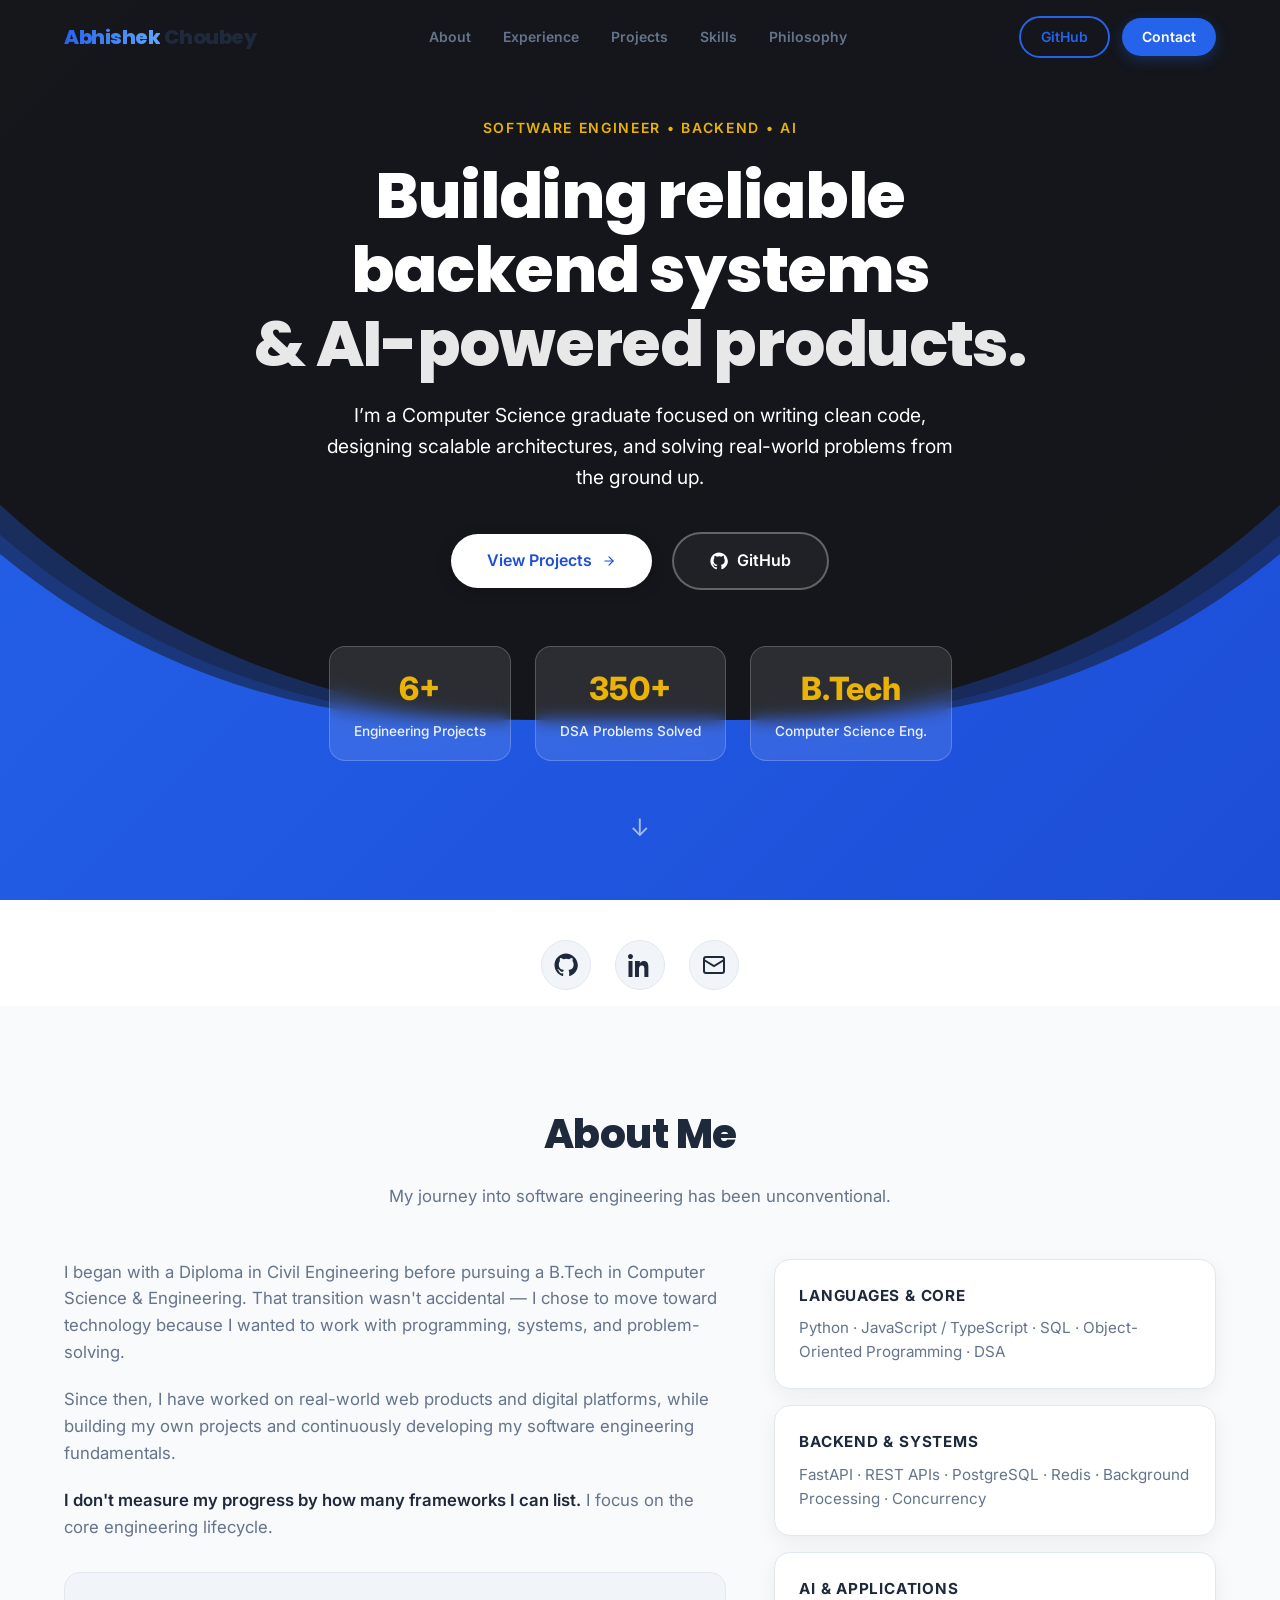
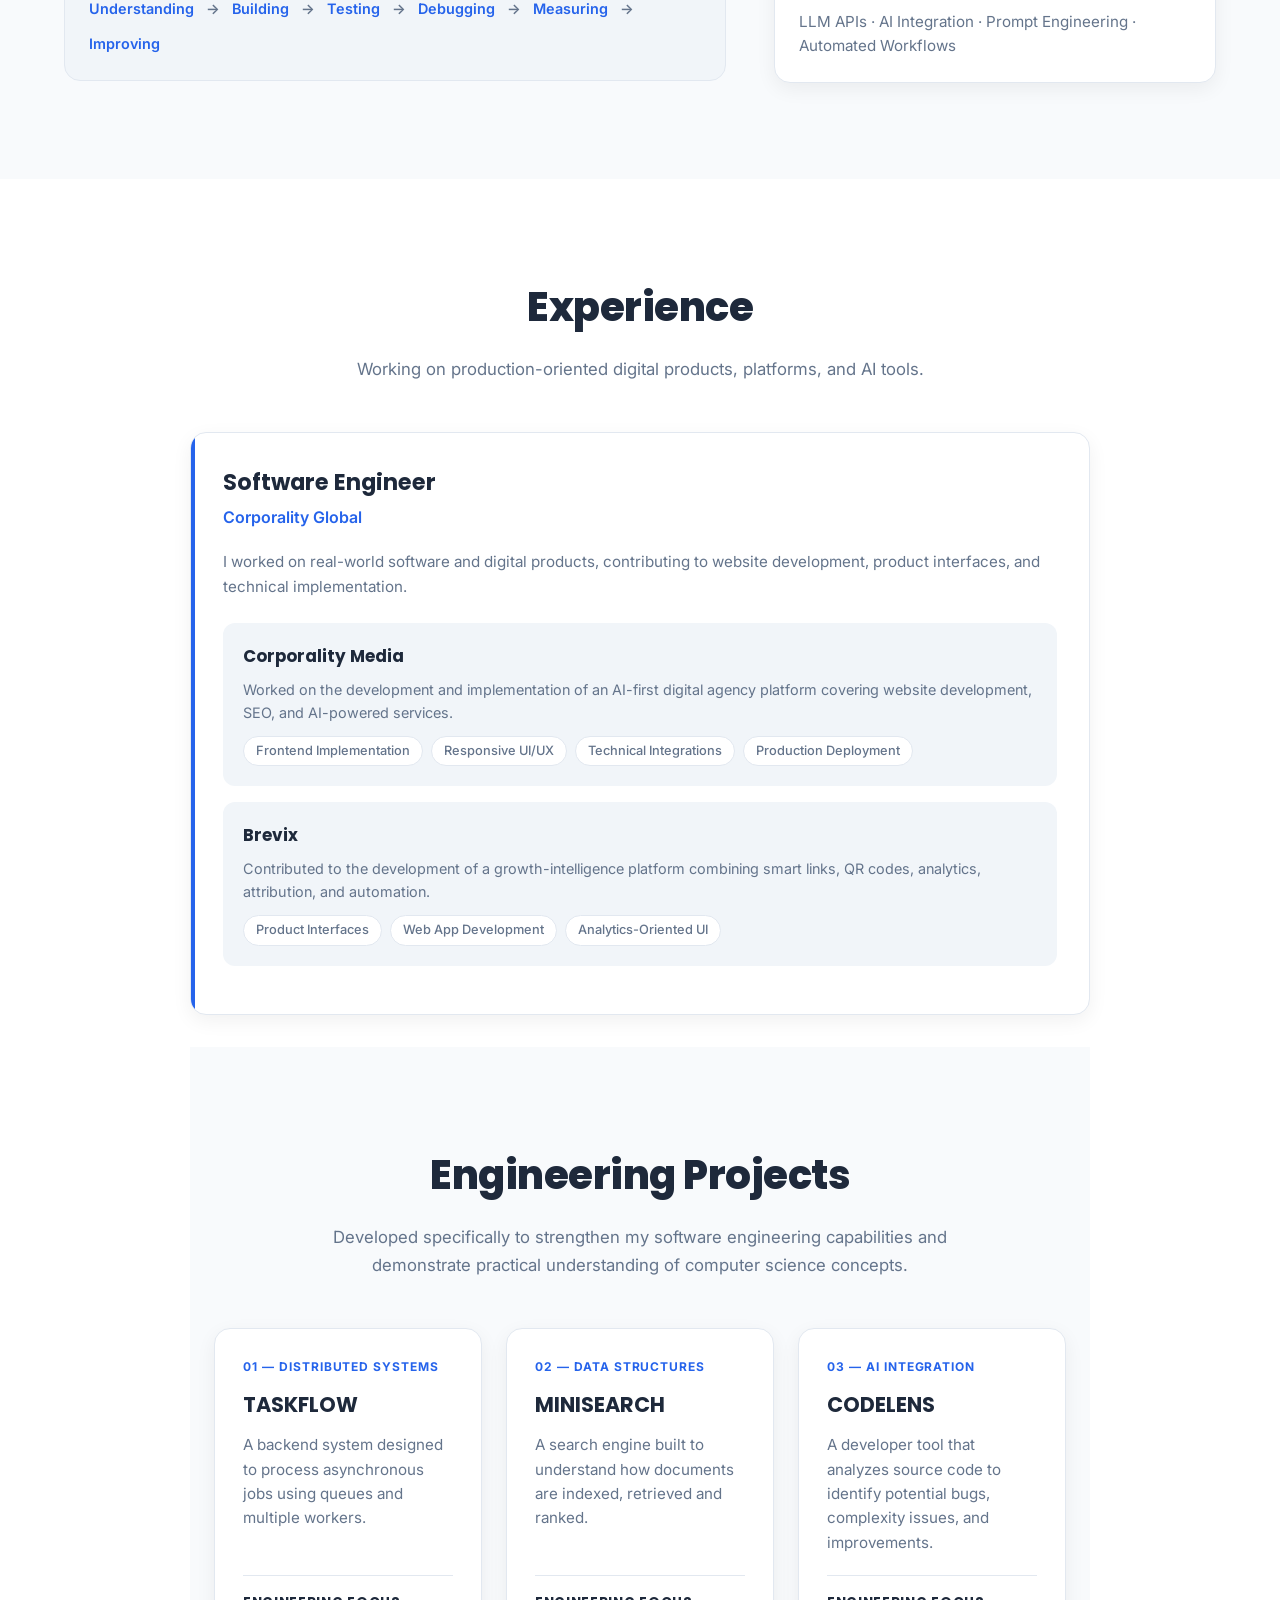
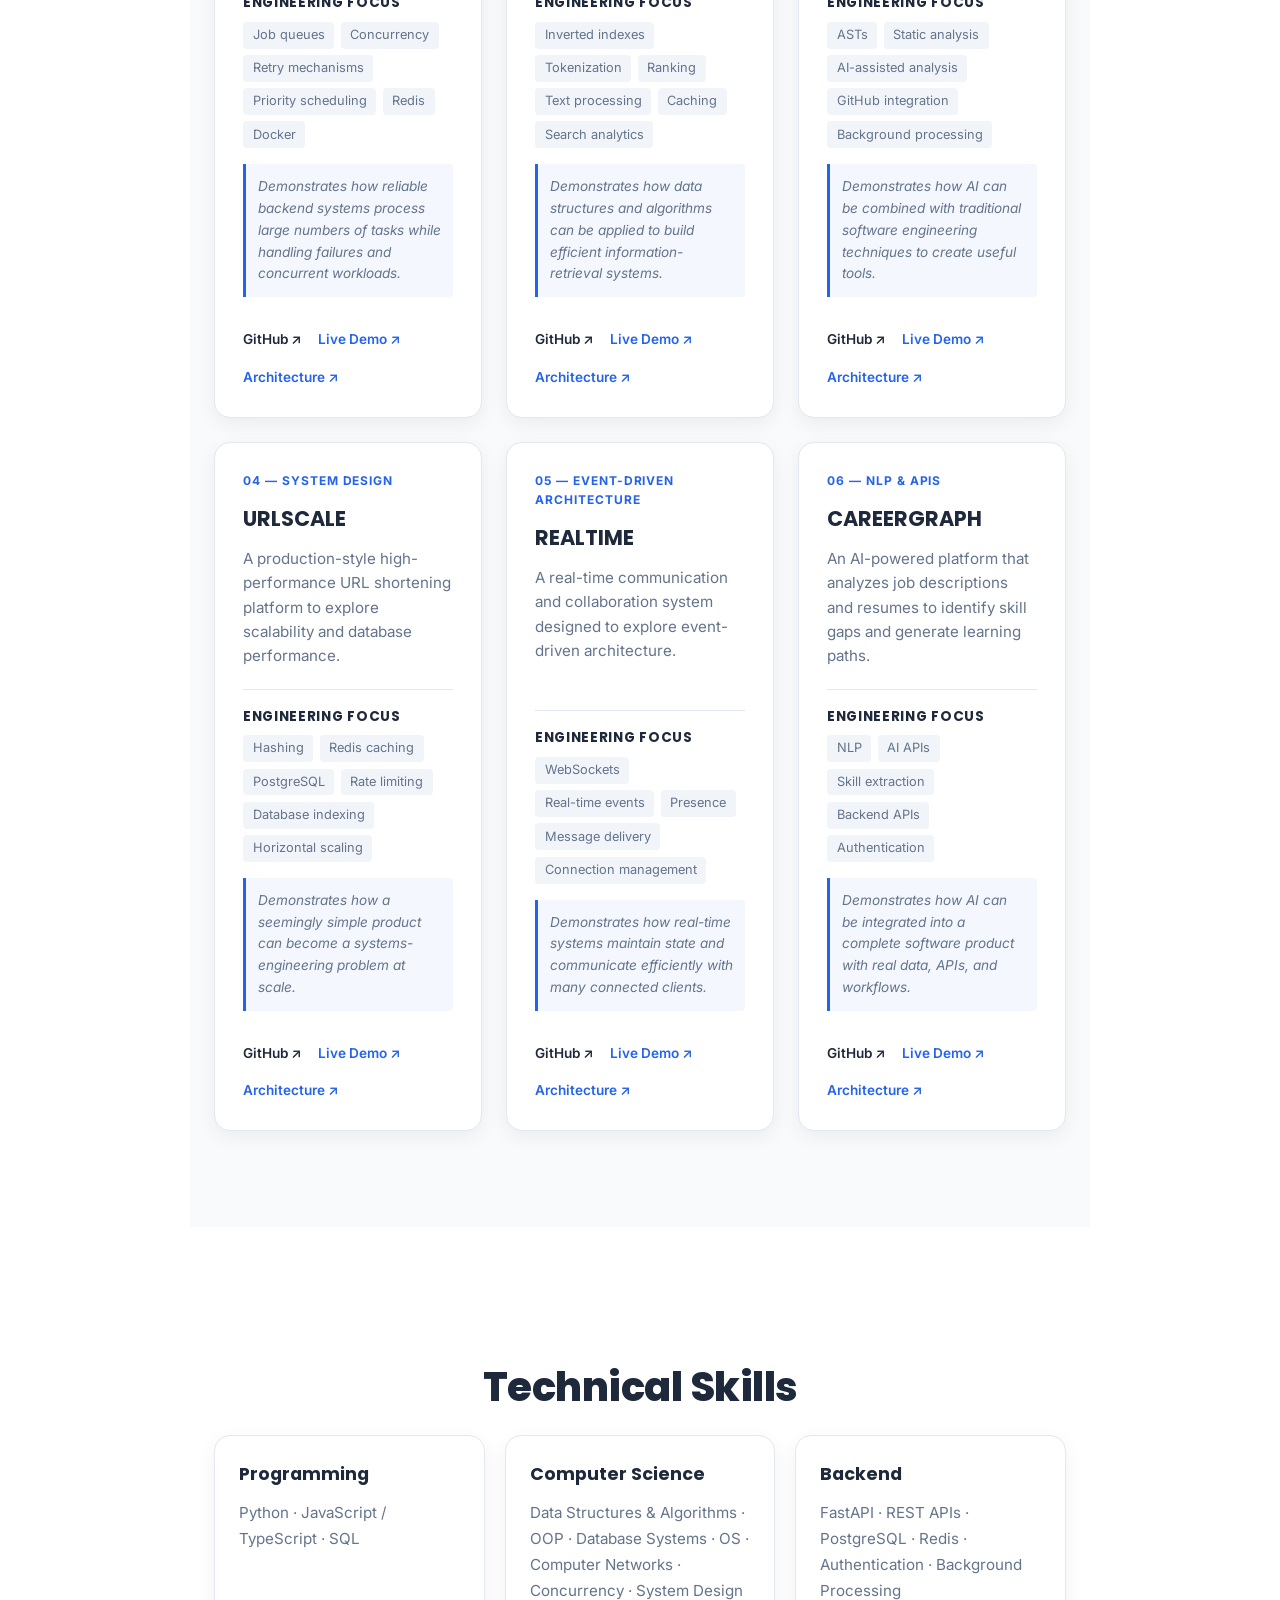
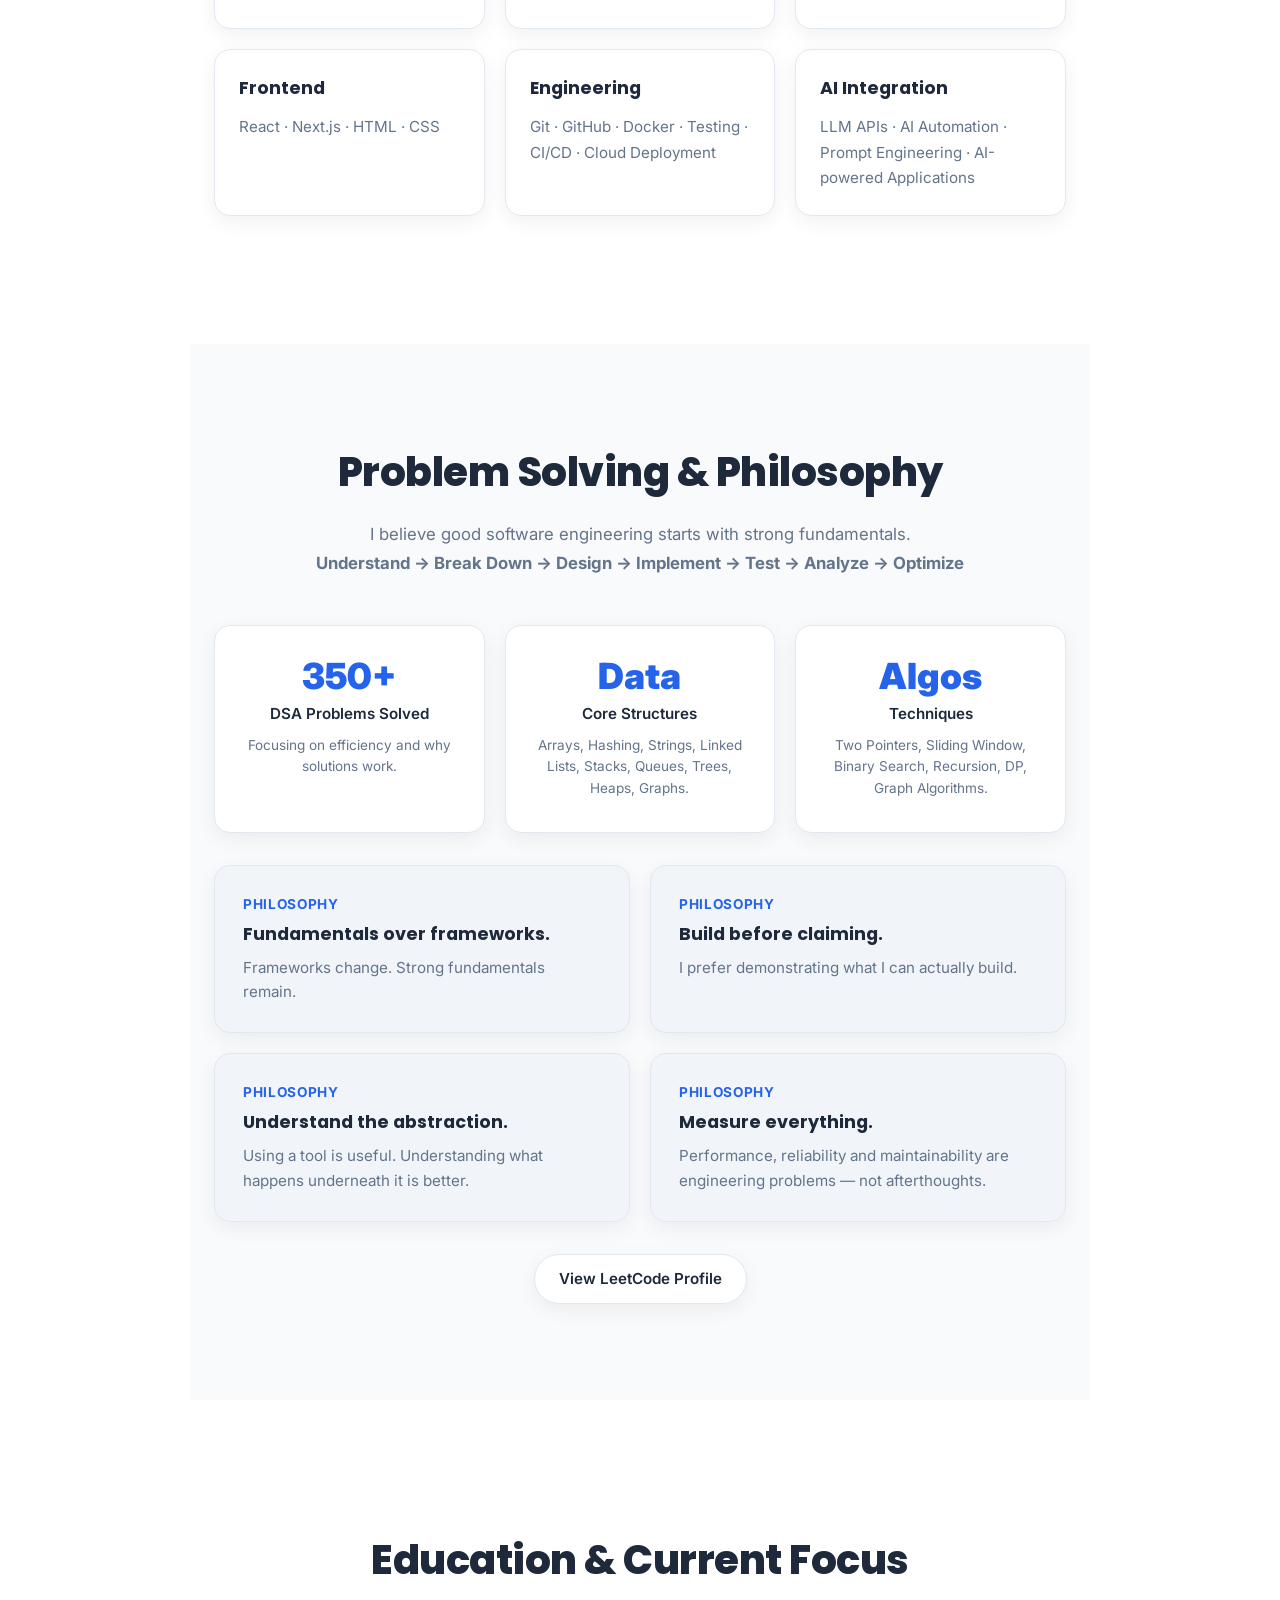
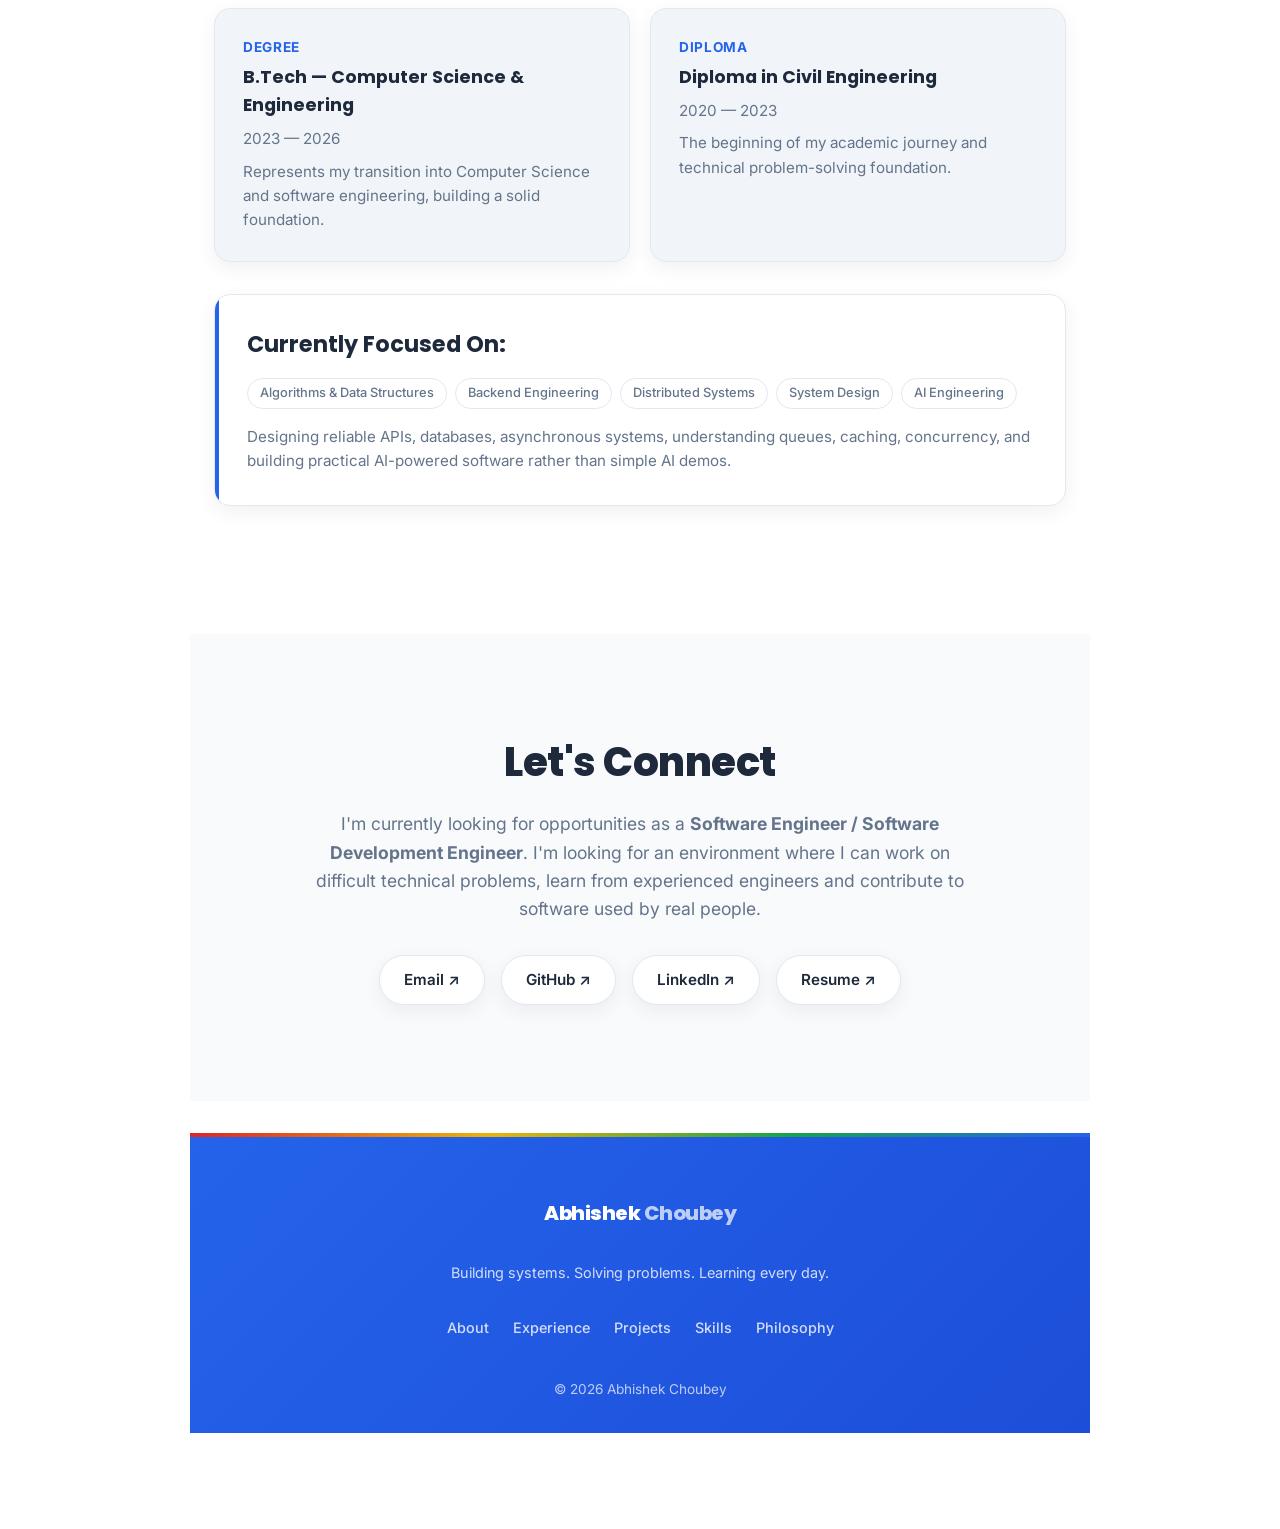
<file: index.html>
<!DOCTYPE html>
<html lang="en">
<head>
    <meta charset="UTF-8">
    <meta name="viewport" content="width=device-width, initial-scale=1.0">

    <title>Abhishek Choubey – Software Engineer | .Backend & AI</title>

    <meta
        name="description"
        content="Abhishek Choubey is a Software Engineer focused on Computer Science, Backend Systems, AI, and Algorithms. Building reliable software that solves real problems."
    >

    <meta name="author" content="Abhishek Choubey">

    <meta property="og:title" content="Abhishek Choubey – Software Engineer">
    <meta
        property="og:description"
        content="Computer Science graduate and software engineer building backend systems, AI-powered products, and scalable web applications."
    >
    <meta property="og:type" content="website">

    <meta name="twitter:card" content="summary_large_image">
    <meta name="twitter:title" content="Abhishek Choubey – Software Engineer">
    <meta
        name="twitter:description"
        content="Computer Science graduate and software engineer building backend systems, AI-powered products, and scalable web applications."
    >

    <link rel="preconnect" href="https://fonts.googleapis.com">
    <link rel="preconnect" href="https://fonts.gstatic.com" crossorigin>

    <link
        href="https://fonts.googleapis.com/css2?family=Inter:wght@400;500;600;700&family=Poppins:wght@600;700;800&display=swap"
        rel="stylesheet"
    >

    <style>
        *, *::before, *::after {
            margin: 0;
            padding: 0;
            box-sizing: border-box;
        }

        :root {
            --primary: #2563eb;
            --primary-dark: #1d4ed8;
            --primary-light: #60a5fa;
            --primary-bg: rgba(37, 99, 235, 0.08);
            --accent: #eab308;
            --success: #16a34a;
            --destructive: #dc2626;
            --bg: #ffffff;
            --bg-secondary: #f8fafc;
            --card-bg: #f1f5f9;
            --text: #1e293b;
            --text-muted: #64748b;
            --border: #e2e8f0;
            --shadow-card: 0 6px 20px rgba(0,0,0,0.06);
            --shadow-hover: 0 20px 40px rgba(37,99,235,0.15);
            --gradient-hero: linear-gradient(135deg, #2563eb 0%, #1d4ed8 100%);
            --gradient-accent: linear-gradient(90deg, #2563eb, #60a5fa);
            --radius: 0.75rem;
        }

        html {
            scroll-behavior: smooth;
        }

        body {
            font-family: 'Inter', sans-serif;
            background: var(--bg);
            color: var(--text);
            line-height: 1.6;
            min-height: 100vh;
        }

        h1, h2, h3, h4, h5, h6 {
            font-family: 'Poppins', sans-serif;
        }

        .container {
            max-width: 1200px;
            margin: 0 auto;
            padding: 0 1.5rem;
        }

        /* ── Progress Bar ── */
        #progress-bar {
            position: fixed;
            top: 0;
            left: 0;
            height: 3px;
            background: var(--accent);
            width: 0%;
            z-index: 9999;
            transition: width 0.1s;
        }

        /* ── Navbar ── */
        header {
            position: fixed;
            top: 0;
            width: 100%;
            z-index: 1000;
            transition: all 0.3s;
            background: transparent;
        }

        header.scrolled {
            background: rgba(255,255,255,0.9);
            backdrop-filter: blur(16px);
            -webkit-backdrop-filter: blur(16px);
            box-shadow: var(--shadow-card);
            border-bottom: 1px solid var(--border);
        }

        nav {
            display: flex;
            align-items: center;
            justify-content: space-between;
            padding: 1rem 0;
        }

        .logo {
            font-family: 'Poppins', sans-serif;
            font-size: 1.25rem;
            font-weight: 800;
            text-decoration: none;
            letter-spacing: -0.5px;
        }

        .logo-primary {
            background: var(--gradient-accent);
            -webkit-background-clip: text;
            -webkit-text-fill-color: transparent;
            background-clip: text;
        }

        .logo-secondary {
            color: var(--text);
        }

        .nav-links {
            display: none;
            list-style: none;
            gap: 2rem;
        }

        .nav-links a {
            text-decoration: none;
            font-size: 0.875rem;
            font-weight: 600;
            color: var(--text-muted);
            transition: color 0.2s;
        }

        .nav-links a:hover {
            color: var(--primary);
        }

        .nav-actions {
            display: flex;
            align-items: center;
            gap: 0.75rem;
        }

        .btn-outline, .btn-solid {
            display: none;
            padding: 0.5rem 1.25rem;
            border-radius: 50px;
            font-weight: 600;
            font-size: 0.875rem;
            text-decoration: none;
            transition: all 0.2s;
        }

        .btn-outline {
            border: 2px solid var(--primary);
            color: var(--primary);
        }

        .btn-outline:hover {
            background: var(--primary);
            color: #fff;
            transform: translateY(-2px);
        }

        .btn-solid {
            background: var(--primary);
            color: #fff;
            box-shadow: 0 4px 14px rgba(37,99,235,0.3);
        }

        .btn-solid:hover {
            transform: translateY(-2px);
            box-shadow: 0 8px 20px rgba(37,99,235,0.4);
        }

        .hamburger {
            font-size: 1.5rem;
            cursor: pointer;
            background: none;
            border: none;
            color: var(--text);
            padding: 0.5rem;
        }

        .mobile-menu {
            display: none;
            flex-direction: column;
            gap: 0.75rem;
            padding: 1rem;
            background: rgba(255,255,255,0.98);
            backdrop-filter: blur(16px);
            border-bottom: 1px solid var(--border);
        }

        .mobile-menu.active {
            display: flex;
        }

        .mobile-menu a {
            text-decoration: none;
            font-size: 0.95rem;
            font-weight: 600;
            color: var(--text-muted);
            padding: 0.75rem 0;
            border-bottom: 1px solid var(--border);
        }

        .mobile-menu a:last-child {
            border-bottom: none;
        }

        .mobile-menu a:hover {
            color: var(--primary);
        }

        @media (min-width: 900px) {
            .nav-links { display: flex; }
            .btn-outline, .btn-solid { display: inline-flex; }
            .hamburger { display: none; }
        }

        /* ── HERO ── */
        #hero {
            position: relative;
            min-height: 100vh;
            display: flex;
            align-items: center;
            justify-content: center;
            text-align: center;
            overflow: hidden;
            background: var(--gradient-hero);
            padding-top: 4rem;
        }

        .wave { position: absolute; inset: 0; }
        .wave span {
            position: absolute;
            width: 300vw; height: 300vw;
            top: 0; left: 50%;
            transform: translate(-50%, -60%);
        }
        .wave span:nth-child(1) { border-radius: 45%; background: rgba(20,20,20,0.9); animation: spin 12s linear infinite; }
        .wave span:nth-child(2) { border-radius: 40%; background: rgba(20,20,20,0.5); animation: spin 20s linear infinite reverse; }
        .wave span:nth-child(3) { border-radius: 42%; background: rgba(20,20,20,0.3); animation: spin 30s linear infinite; }

        @keyframes spin {
            0% { transform: translate(-50%,-60%) rotate(0deg); }
            100% { transform: translate(-50%,-60%) rotate(360deg); }
        }

        @media (min-width: 768px) {
            .wave span { width: 200vh; height: 200vh; }
        }

        .hero-content {
            position: relative;
            z-index: 2;
            color: #fff;
            max-width: 850px;
            padding: 0 1rem;
        }

        .hero-subtitle {
            font-size: 0.875rem;
            font-weight: 600;
            letter-spacing: 0.12em;
            text-transform: uppercase;
            margin-bottom: 1.25rem;
            color: var(--accent);
        }

        .hero-title {
            font-family: 'Poppins', sans-serif;
            font-size: 2.5rem;
            font-weight: 800;
            line-height: 1.15;
            margin-bottom: 1.25rem;
            letter-spacing: -0.02em;
        }

        .hero-title span { opacity: 0.9; }

        .hero-desc {
            font-size: 1.1rem;
            max-width: 650px;
            margin: 0 auto 2.5rem;
            opacity: 0.9;
            line-height: 1.6;
        }

        .hero-buttons {
            display: flex;
            flex-direction: column;
            gap: 1rem;
            justify-content: center;
            align-items: center;
            margin-bottom: 3.5rem;
        }

        .hero-btn {
            display: inline-flex;
            align-items: center;
            justify-content: center;
            gap: 0.6rem;
            padding: 0.875rem 2.25rem;
            border-radius: 50px;
            font-weight: 600;
            font-size: 1rem;
            text-decoration: none;
            transition: all 0.3s cubic-bezier(0.16, 1, 0.3, 1);
            width: 100%;
            max-width: 280px;
        }

        .hero-btn-primary {
            background: #ffffff;
            color: var(--primary-dark);
            box-shadow: 0 4px 15px rgba(0,0,0,0.15);
        }

        .hero-btn-primary:hover {
            transform: translateY(-3px);
            box-shadow: 0 8px 25px rgba(0,0,0,0.25);
            background: var(--bg-secondary);
        }

        .hero-btn-secondary {
            color: #ffffff;
            border: 2px solid rgba(255, 255, 255, 0.3);
            background: rgba(255, 255, 255, 0.05);
            backdrop-filter: blur(8px);
        }

        .hero-btn-secondary:hover {
            background: rgba(255, 255, 255, 0.15);
            border-color: rgba(255, 255, 255, 0.8);
            transform: translateY(-3px);
        }

        .stats {
            display: flex;
            flex-direction: column;
            gap: 1rem;
            justify-content: center;
        }

        .stat {
            background: rgba(255,255,255,0.1);
            padding: 1rem 1.5rem;
            border-radius: 1rem;
            border: 1px solid rgba(255,255,255,0.2);
            backdrop-filter: blur(8px);
        }

        .stat-value {
            display: block;
            font-size: 1.75rem;
            font-weight: 800;
            color: var(--accent);
            margin-bottom: 0.25rem;
        }

        .stat-label {
            font-size: 0.85rem;
            font-weight: 500;
            opacity: 0.9;
        }

        .scroll-arrow {
            display: inline-block;
            margin-top: 3rem;
            color: rgba(255,255,255,0.6);
            animation: bounce 2s infinite;
            font-size: 1.5rem;
            text-decoration: none;
        }

        @keyframes bounce {
            0%,100% { transform: translateY(0); }
            50% { transform: translateY(8px); }
        }

        @media (min-width: 768px) {
            .hero-title { font-size: 4rem; }
            .hero-desc { font-size: 1.2rem; }
            .hero-buttons { 
                flex-direction: row; 
                gap: 1.25rem; 
            }
            .hero-btn { width: auto; }
            .stats { flex-direction: row; gap: 1.5rem; }
            .stat-value { font-size: 2rem; }
        }

        /* ── Social Links ── */
        .profiles-section {
            padding: 2.5rem 0 1rem;
            text-align: center;
            background: var(--bg);
        }

        .profiles-wrapper {
            display: flex;
            justify-content: center;
            gap: 1.5rem;
            flex-wrap: wrap;
        }

        .profile-icon {
            display: flex;
            align-items: center;
            justify-content: center;
            width: 50px;
            height: 50px;
            border-radius: 50%;
            background: var(--card-bg);
            color: var(--text);
            transition: all 0.3s ease;
            border: 1px solid var(--border);
        }

        .profile-icon:hover {
            transform: translateY(-5px) scale(1.05);
            background: var(--primary);
            color: #fff;
            border-color: var(--primary);
            box-shadow: 0 10px 20px rgba(37,99,235,0.2);
        }

        /* ── General Sections ── */
        .section { padding: 5rem 0; }
        .section-alt { background: var(--bg-secondary); }

        .section-title {
            font-size: 2rem;
            font-weight: 800;
            text-align: center;
            margin-bottom: 1rem;
            color: var(--text);
            letter-spacing: -0.5px;
        }

        .section-lead {
            max-width: 700px;
            margin: 0 auto 3rem;
            color: var(--text-muted);
            text-align: center;
            font-size: 1.05rem;
            line-height: 1.7;
        }

        @media (min-width: 768px) {
            .section { padding: 6rem 0; }
            .section-title { font-size: 2.5rem; }
        }

        /* ── About ── */
        .about-grid {
            display: grid;
            gap: 3rem;
        }

        .about-copy p {
            color: var(--text-muted);
            margin-bottom: 1.25rem;
            font-size: 1.05rem;
        }

        .about-copy strong {
            color: var(--text);
            font-weight: 600;
        }

        .about-process {
            display: flex;
            flex-wrap: wrap;
            gap: 0.75rem;
            margin-top: 2rem;
            padding: 1.5rem;
            background: var(--card-bg);
            border-radius: 1rem;
            border: 1px solid var(--border);
        }

        .process-step {
            font-size: 0.9rem;
            font-weight: 600;
            color: var(--primary);
            display: flex;
            align-items: center;
            gap: 0.75rem;
        }

        .process-step:not(:last-child)::after {
            content: '→';
            color: var(--text-muted);
        }

        .highlight-stack {
            display: flex;
            flex-direction: column;
            gap: 1rem;
        }

        .highlight-card {
            background: var(--bg);
            border-radius: 1rem;
            border: 1px solid var(--border);
            box-shadow: var(--shadow-card);
            padding: 1.5rem;
        }

        .highlight-title {
            font-size: 0.95rem;
            font-weight: 700;
            margin-bottom: 0.5rem;
            color: var(--text);
            text-transform: uppercase;
            letter-spacing: 0.05em;
        }

        .highlight-desc {
            color: var(--text-muted);
            font-size: 0.95rem;
            line-height: 1.6;
        }

        @media (min-width: 900px) {
            .about-grid { grid-template-columns: 3fr 2fr; }
        }

        /* ── Experience ── */
        .experience-grid {
            display: flex;
            flex-direction: column;
            gap: 2rem;
            max-width: 900px;
            margin: 0 auto;
        }

        .experience-card {
            background: var(--bg);
            border-radius: 1rem;
            border: 1px solid var(--border);
            box-shadow: var(--shadow-card);
            padding: 2rem;
            position: relative;
            overflow: hidden;
        }

        .experience-card::before {
            content: '';
            position: absolute;
            top: 0; left: 0;
            width: 4px; height: 100%;
            background: var(--primary);
        }

        .experience-header { margin-bottom: 1.25rem; }

        .experience-title {
            font-size: 1.4rem;
            margin-bottom: 0.25rem;
            color: var(--text);
        }

        .experience-company {
            color: var(--primary);
            font-weight: 600;
            font-size: 1rem;
            margin-bottom: 0.25rem;
        }

        .experience-summary {
            color: var(--text-muted);
            margin-bottom: 1.5rem;
            font-size: 0.95rem;
        }

        .project-sub-section {
            background: var(--card-bg);
            padding: 1.25rem;
            border-radius: 0.75rem;
            margin-bottom: 1rem;
        }

        .project-sub-section h4 {
            font-size: 1.05rem;
            margin-bottom: 0.5rem;
            color: var(--text);
        }

        .project-sub-section p {
            font-size: 0.9rem;
            color: var(--text-muted);
            margin-bottom: 0.75rem;
        }

        .tags-list {
            display: flex;
            flex-wrap: wrap;
            gap: 0.5rem;
        }

        .tag {
            background: var(--bg);
            border: 1px solid var(--border);
            color: var(--text-muted);
            padding: 0.25rem 0.75rem;
            border-radius: 50px;
            font-size: 0.8rem;
            font-weight: 500;
        }

        /* ── Projects ── */
        .projects-grid {
            display: grid;
            gap: 1.5rem;
        }

        .project-card {
            background: var(--bg);
            border-radius: 1rem;
            border: 1px solid var(--border);
            box-shadow: var(--shadow-card);
            padding: 1.75rem;
            transition: all 0.2s;
            display: flex;
            flex-direction: column;
        }

        .project-card:hover {
            box-shadow: var(--shadow-hover);
            transform: translateY(-4px);
            border-color: var(--primary-light);
        }

        .project-meta {
            font-size: 0.75rem;
            color: var(--primary);
            text-transform: uppercase;
            letter-spacing: 0.08em;
            font-weight: 700;
            margin-bottom: 0.75rem;
        }

        .project-card h3 {
            font-size: 1.3rem;
            margin-bottom: 0.75rem;
        }

        .project-card > p {
            color: var(--text-muted);
            font-size: 0.95rem;
            margin-bottom: 1.25rem;
        }

        .project-focus {
            margin-top: auto;
            padding-top: 1rem;
            border-top: 1px solid var(--border);
        }

        .project-focus h4 {
            font-size: 0.85rem;
            text-transform: uppercase;
            letter-spacing: 0.05em;
            color: var(--text);
            margin-bottom: 0.5rem;
        }

        .project-focus ul {
            list-style: none;
            display: flex;
            flex-wrap: wrap;
            gap: 0.4rem;
            margin-bottom: 1rem;
        }

        .project-focus ul li {
            background: var(--card-bg);
            color: var(--text-muted);
            font-size: 0.8rem;
            padding: 0.2rem 0.6rem;
            border-radius: 4px;
        }

        .project-demo-text {
            font-size: 0.85rem;
            color: var(--text-muted);
            font-style: italic;
            margin-bottom: 1rem;
            background: rgba(37, 99, 235, 0.05);
            padding: 0.75rem;
            border-left: 3px solid var(--primary);
            border-radius: 0 4px 4px 0;
        }

        .project-links {
            display: flex;
            flex-wrap: wrap;
            gap: 1rem;
            margin-top: 1rem;
        }

        .project-links a {
            text-decoration: none;
            font-size: 0.85rem;
            font-weight: 600;
            display: flex;
            align-items: center;
            gap: 0.3rem;
        }

        .link-github { color: var(--text); }
        .link-github:hover { color: var(--primary); }
        .link-live { color: var(--primary); }
        .link-live:hover { color: var(--primary-dark); }

        @media (min-width: 768px) {
            .projects-grid { grid-template-columns: repeat(2, 1fr); }
        }
        @media (min-width: 1024px) {
            .projects-grid { grid-template-columns: repeat(3, 1fr); }
        }

        /* ── Skills & Philosophy ── */
        .skills-grid {
            display: grid;
            gap: 1.25rem;
        }

        .skill-card {
            background: var(--bg);
            border: 1px solid var(--border);
            border-radius: 1rem;
            padding: 1.5rem;
            box-shadow: var(--shadow-card);
        }

        .skill-card h3 {
            font-size: 1.1rem;
            margin-bottom: 0.75rem;
            color: var(--text);
        }

        .skill-card p {
            color: var(--text-muted);
            font-size: 0.95rem;
            line-height: 1.7;
        }

        @media (min-width: 640px) { .skills-grid { grid-template-columns: repeat(2, 1fr); } }
        @media (min-width: 1024px) { .skills-grid { grid-template-columns: repeat(3, 1fr); } }

        /* ── Problem Solving / Proof ── */
        .proof-grid {
            display: grid;
            gap: 1.25rem;
            margin-bottom: 2rem;
        }

        .proof-card {
            text-align: center;
            background: var(--bg);
            border: 1px solid var(--border);
            border-radius: 1rem;
            padding: 2rem 1.5rem;
            box-shadow: var(--shadow-card);
        }

        .proof-value {
            color: var(--primary);
            font-size: 2.25rem;
            font-weight: 900;
            margin-bottom: 0.5rem;
            line-height: 1;
        }

        .proof-label {
            color: var(--text);
            font-weight: 600;
            font-size: 0.95rem;
            margin-bottom: 0.5rem;
        }

        .proof-desc {
            color: var(--text-muted);
            font-size: 0.85rem;
        }

        @media (min-width: 768px) { .proof-grid { grid-template-columns: repeat(3, 1fr); } }

        /* ── Education / Philosophy ── */
        .simple-grid {
            display: grid;
            gap: 1.25rem;
        }

        .simple-card {
            background: var(--card-bg);
            border: 1px solid var(--border);
            border-radius: 1rem;
            padding: 1.75rem;
            box-shadow: var(--shadow-card);
        }

        .simple-card h3 {
            font-size: 1.1rem;
            margin-bottom: 0.5rem;
        }

        .simple-card p {
            font-size: 0.95rem;
            color: var(--text-muted);
        }

        .simple-card strong {
            display: block;
            margin-bottom: 0.25rem;
            color: var(--primary);
            font-size: 0.85rem;
            text-transform: uppercase;
            letter-spacing: 0.05em;
        }

        @media (min-width: 768px) { .simple-grid { grid-template-columns: repeat(2, 1fr); } }

        /* ── Contact ── */
        .contact-box {
            max-width: 760px;
            margin: 0 auto;
            text-align: center;
        }

        .contact-box p {
            color: var(--text-muted);
            max-width: 650px;
            margin: 0 auto 2rem;
            font-size: 1.1rem;
        }

        .contact-links {
            display: flex;
            justify-content: center;
            flex-wrap: wrap;
            gap: 1rem;
        }

        .contact-link {
            display: inline-flex;
            align-items: center;
            justify-content: center;
            padding: 0.75rem 1.5rem;
            border-radius: 50px;
            border: 1px solid var(--border);
            background: var(--bg);
            color: var(--text);
            font-size: 0.95rem;
            font-weight: 600;
            text-decoration: none;
            transition: all 0.2s;
            box-shadow: var(--shadow-card);
        }

        .contact-link:hover {
            border-color: var(--primary);
            color: var(--primary);
            transform: translateY(-2px);
            box-shadow: var(--shadow-hover);
        }

        /* ── Footer ── */
        footer {
            position: relative;
            background: var(--gradient-hero);
            color: #fff;
            padding: 4rem 0 2rem;
        }

        footer::before {
            content: '';
            position: absolute;
            top: 0; left: 0;
            width: 100%; height: 4px;
            background: linear-gradient(to right, #dc2626, #eab308, #16a34a, #2563eb);
        }

        .footer-content {
            display: flex;
            flex-direction: column;
            align-items: center;
            gap: 1.5rem;
            text-align: center;
        }

        .footer-nav {
            display: flex;
            flex-wrap: wrap;
            justify-content: center;
            gap: 1.5rem;
        }

        .footer-nav a {
            color: #fff;
            text-decoration: none;
            font-size: 0.9rem;
            font-weight: 500;
            opacity: 0.8;
            transition: opacity 0.2s;
        }

        .footer-nav a:hover { opacity: 1; }

        .copyright {
            font-size: 0.85rem;
            opacity: 0.7;
            margin-top: 1rem;
        }

        /* ── Animations ── */
        .fade-in {
            opacity: 0;
            transform: translateY(30px);
            transition: opacity 0.6s cubic-bezier(0.16, 1, 0.3, 1), transform 0.6s cubic-bezier(0.16, 1, 0.3, 1);
        }

        .fade-in.visible {
            opacity: 1;
            transform: translateY(0);
        }

        @media (prefers-reduced-motion: reduce) {
            .fade-in { transition: none; opacity: 1; transform: none; }
            .wave span, .scroll-arrow { animation: none !important; }
        }
    </style>
</head>

<body>

<div id="progress-bar"></div>

<!-- Navbar -->
<header id="navbar">
    <div class="container">
        <nav>
            <a href="#" class="logo">
                <span class="logo-primary">Abhishek</span>
                <span class="logo-secondary"> Choubey</span>
            </a>

            <ul class="nav-links">
                <li><a href="#about">About</a></li>
                <li><a href="#experience">Experience</a></li>
                <li><a href="#projects">Projects</a></li>
                <li><a href="#skills">Skills</a></li>
                <li><a href="#philosophy">Philosophy</a></li>
            </ul>

            <div class="nav-actions">
                <a href="https://github.com/choubey-abhishek" target="_blank" rel="noopener noreferrer" class="btn-outline">
                    GitHub
                </a>
                <a href="#contact" class="btn-solid">
                    Contact
                </a>
                <button class="hamburger" id="hamburger" aria-label="Toggle navigation menu" aria-expanded="false">
                    ☰
                </button>
            </div>
        </nav>
    </div>

    <div class="mobile-menu" id="mobile-menu">
        <a href="#about" onclick="closeMobileMenu()">About</a>
        <a href="#experience" onclick="closeMobileMenu()">Experience</a>
        <a href="#projects" onclick="closeMobileMenu()">Projects</a>
        <a href="#skills" onclick="closeMobileMenu()">Skills</a>
        <a href="#philosophy" onclick="closeMobileMenu()">Philosophy</a>
        <a href="#contact" onclick="closeMobileMenu()">Contact</a>
    </div>
</header>

<!-- HERO -->
<section id="hero">
    <div class="wave">
        <span></span><span></span><span></span>
    </div>

    <div class="hero-content">
        <p class="hero-subtitle fade-in">
            Software Engineer • Backend • AI
        </p>

        <h1 class="hero-title fade-in">
            Building reliable backend systems<br>
            <span>& AI-powered products.</span>
        </h1>

        <p class="hero-desc fade-in">
            I’m a Computer Science graduate focused on writing clean code, designing scalable architectures, and solving real-world problems from the ground up.
        </p>

        <div class="hero-buttons fade-in">
            <a href="#projects" class="hero-btn hero-btn-primary">
                View Projects
                <svg width="14" height="14" viewBox="0 0 24 24" fill="none" stroke="currentColor" stroke-width="2" stroke-linecap="round" stroke-linejoin="round"><line x1="5" y1="12" x2="19" y2="12"></line><polyline points="12 5 19 12 12 19"></polyline></svg>
            </a>
            <a href="https://github.com/choubey-abhishek" target="_blank" rel="noopener noreferrer" class="hero-btn hero-btn-secondary">
                <svg width="18" height="18" viewBox="0 0 24 24" fill="currentColor"><path d="M12 .5C5.73.5.5 5.74.5 12.02c0 5.1 3.29 9.42 7.86 10.95.58.1.79-.25.79-.55v-2.15c-3.2.7-3.87-1.55-3.87-1.55-.53-1.36-1.3-1.72-1.3-1.72-1.07-.73.08-.72.08-.72 1.18.08 1.8 1.22 1.8 1.22 1.05 1.8 2.75 1.28 3.42.98.1-.76.41-1.28.74-1.58-2.55-.29-5.23-1.28-5.23-5.7 0-1.26.45-2.3 1.2-3.1-.12-.3-.52-1.5.11-3.13 0 0 .98-.31 3.2 1.2a11.1 11.1 0 0 1 5.83 0c2.22-1.51 3.2-1.2 3.2-1.2.63 1.63.23 2.83.11 3.13.75.8 1.2 1.84 1.2 3.1 0 4.43-2.69 5.4-5.25 5.68.42.36.8 1.1.8 2.22v3.3c0 .3.21.66.8.55 4.56-1.53 7.85-5.85 7.85-10.95C23.5 5.74 18.27.5 12 .5z"/></svg>
                GitHub
            </a>
        </div>

        <div class="stats fade-in">
            <div class="stat">
                <span class="stat-value">6+</span>
                <span class="stat-label">Engineering Projects</span>
            </div>
            <div class="stat">
                <span class="stat-value">350+</span>
                <span class="stat-label">DSA Problems Solved</span>
            </div>
            <div class="stat">
                <span class="stat-value">B.Tech</span>
                <span class="stat-label">Computer Science Eng.</span>
            </div>
        </div>

        <a href="#about" class="scroll-arrow" aria-label="Scroll to About">↓</a>
    </div>
</section>

<!-- Social -->
<section class="profiles-section">
    <div class="container">
        <div class="profiles-wrapper fade-in">
            <a href="https://github.com/choubey-abhishek" target="_blank" rel="noopener noreferrer" class="profile-icon" title="GitHub" aria-label="GitHub">
                <svg xmlns="http://www.w3.org/2000/svg" width="24" height="24" fill="currentColor" viewBox="0 0 24 24"><path d="M12 .5C5.73.5.5 5.74.5 12.02c0 5.1 3.29 9.42 7.86 10.95.58.1.79-.25.79-.55v-2.15c-3.2.7-3.87-1.55-3.87-1.55-.53-1.36-1.3-1.72-1.3-1.72-1.07-.73.08-.72.08-.72 1.18.08 1.8 1.22 1.8 1.22 1.05 1.8 2.75 1.28 3.42.98.1-.76.41-1.28.74-1.58-2.55-.29-5.23-1.28-5.23-5.7 0-1.26.45-2.3 1.2-3.1-.12-.3-.52-1.5.11-3.13 0 0 .98-.31 3.2 1.2a11.1 11.1 0 0 1 5.83 0c2.22-1.51 3.2-1.2 3.2-1.2.63 1.63.23 2.83.11 3.13.75.8 1.2 1.84 1.2 3.1 0 4.43-2.69 5.4-5.25 5.68.42.36.8 1.1.8 2.22v3.3c0 .3.21.66.8.55 4.56-1.53 7.85-5.85 7.85-10.95C23.5 5.74 18.27.5 12 .5z"/></svg>
            </a>
            <a href="https://linkedin.com/in/abhishek-choubey" target="_blank" rel="noopener noreferrer" class="profile-icon" title="LinkedIn" aria-label="LinkedIn">
                <svg xmlns="http://www.w3.org/2000/svg" width="24" height="24" fill="currentColor" viewBox="0 0 24 24"><path d="M4.98 3.5C4.98 5 3.87 6.1 2.49 6.1 1.11 6.1 0 5 0 3.5 0 2 1.11.9 2.49.9c1.38 0 2.49 1.1 2.49 2.6zM.5 8h4v16h-4V8zm7.5 0h3.8v2.2h.05c.53-1 1.83-2.2 3.76-2.2 4.02 0 4.76 2.65 4.76 6.1V24h-4v-7.5c0-1.8-.03-4.1-2.5-4.1-2.5 0-2.9 2-2.9 4V24h-4V8z"/></svg>
            </a>
            <a href="mailto:abhishekchoubey312@gmail.com" class="profile-icon" title="Email" aria-label="Email">
                <svg xmlns="http://www.w3.org/2000/svg" width="24" height="24" fill="none" stroke="currentColor" stroke-width="2" viewBox="0 0 24 24"><rect width="20" height="16" x="2" y="4" rx="2"/><path d="m22 7-10 6L2 7"/></svg>
            </a>
        </div>
    </div>
</section>

<!-- About -->
<section id="about" class="section section-alt">
    <div class="container">
        <h2 class="section-title fade-in">About Me</h2>
        <p class="section-lead fade-in">My journey into software engineering has been unconventional.</p>

        <div class="about-grid">
            <div class="about-copy fade-in">
                <p>
                    I began with a Diploma in Civil Engineering before pursuing a B.Tech in Computer Science & Engineering. That transition wasn't accidental — I chose to move toward technology because I wanted to work with programming, systems, and problem-solving.
                </p>
                <p>
                    Since then, I have worked on real-world web products and digital platforms, while building my own projects and continuously developing my software engineering fundamentals.
                </p>
                <p>
                    <strong>I don't measure my progress by how many frameworks I can list.</strong> I focus on the core engineering lifecycle.
                </p>

                <div class="about-process">
                    <span class="process-step">Understanding</span>
                    <span class="process-step">Building</span>
                    <span class="process-step">Testing</span>
                    <span class="process-step">Debugging</span>
                    <span class="process-step">Measuring</span>
                    <span class="process-step">Improving</span>
                </div>
            </div>

            <div class="highlight-stack fade-in">
                <div class="highlight-card">
                    <div class="highlight-title">Languages & Core</div>
                    <div class="highlight-desc">Python · JavaScript / TypeScript · SQL · Object-Oriented Programming · DSA</div>
                </div>
                <div class="highlight-card">
                    <div class="highlight-title">Backend & Systems</div>
                    <div class="highlight-desc">FastAPI · REST APIs · PostgreSQL · Redis · Background Processing · Concurrency</div>
                </div>
                <div class="highlight-card">
                    <div class="highlight-title">AI & Applications</div>
                    <div class="highlight-desc">LLM APIs · AI Integration · Prompt Engineering · Automated Workflows</div>
                </div>
            </div>
        </div>
    </div>
</section>

<!-- Experience -->
<section id="experience" class="section">
    <div class="container">
        <h2 class="section-title fade-in">Experience</h2>
        <p class="section-lead fade-in">Working on production-oriented digital products, platforms, and AI tools.</p>

        <div class="experience-grid">
            <!-- Job 1 -->
            <div class="experience-card fade-in">
                <div class="experience-header">
                    <h3 class="experience-title">Software Engineer</h3>
                    <div class="experience-company">Corporality Global</div>
                </div>
                <p class="experience-summary">
                    I worked on real-world software and digital products, contributing to website development, product interfaces, and technical implementation.
                </p>

                <div class="project-sub-section">
                    <h4>Corporality Media</h4>
                    <p>Worked on the development and implementation of an AI-first digital agency platform covering website development, SEO, and AI-powered services.</p>
                    <div class="tags-list">
                        <span class="tag">Frontend Implementation</span>
                        <span class="tag">Responsive UI/UX</span>
                        <span class="tag">Technical Integrations</span>
                        <span class="tag">Production Deployment</span>
                    </div>
                </div>

                <div class="project-sub-section">
                    <h4>Brevix</h4>
                    <p>Contributed to the development of a growth-intelligence platform combining smart links, QR codes, analytics, attribution, and automation.</p>
                    <div class="tags-list">
                        <span class="tag">Product Interfaces</span>
                        <span class="tag">Web App Development</span>
                        <span class="tag">Analytics-Oriented UI</span>
                    </div>
                </div>
            </div>

<!-- Projects -->
<section id="projects" class="section section-alt">
    <div class="container">
        <h2 class="section-title fade-in">Engineering Projects</h2>
        <p class="section-lead fade-in">
            Developed specifically to strengthen my software engineering capabilities and demonstrate practical understanding of computer science concepts.
        </p>

        <div class="projects-grid">
            <!-- Project 1 -->
            <article class="project-card fade-in">
                <div class="project-meta">01 — Distributed Systems</div>
                <h3>TASKFLOW</h3>
                <p>A backend system designed to process asynchronous jobs using queues and multiple workers.</p>
                <div class="project-focus">
                    <h4>Engineering Focus</h4>
                    <ul>
                        <li>Job queues</li><li>Concurrency</li><li>Retry mechanisms</li><li>Priority scheduling</li><li>Redis</li><li>Docker</li>
                    </ul>
                </div>
                <div class="project-demo-text">
                    Demonstrates how reliable backend systems process large numbers of tasks while handling failures and concurrent workloads.
                </div>
                <div class="project-links">
                    <a href="#" class="link-github">GitHub ↗</a>
                    <a href="#" class="link-live">Live Demo ↗</a>
                    <a href="#" class="link-live">Architecture ↗</a>
                </div>
            </article>

            <!-- Project 2 -->
            <article class="project-card fade-in">
                <div class="project-meta">02 — Data Structures</div>
                <h3>MINISEARCH</h3>
                <p>A search engine built to understand how documents are indexed, retrieved and ranked.</p>
                <div class="project-focus">
                    <h4>Engineering Focus</h4>
                    <ul>
                        <li>Inverted indexes</li><li>Tokenization</li><li>Ranking</li><li>Text processing</li><li>Caching</li><li>Search analytics</li>
                    </ul>
                </div>
                <div class="project-demo-text">
                    Demonstrates how data structures and algorithms can be applied to build efficient information-retrieval systems.
                </div>
                <div class="project-links">
                    <a href="#" class="link-github">GitHub ↗</a>
                    <a href="#" class="link-live">Live Demo ↗</a>
                    <a href="#" class="link-live">Architecture ↗</a>
                </div>
            </article>

            <!-- Project 3 -->
            <article class="project-card fade-in">
                <div class="project-meta">03 — AI Integration</div>
                <h3>CODELENS</h3>
                <p>A developer tool that analyzes source code to identify potential bugs, complexity issues, and improvements.</p>
                <div class="project-focus">
                    <h4>Engineering Focus</h4>
                    <ul>
                        <li>ASTs</li><li>Static analysis</li><li>AI-assisted analysis</li><li>GitHub integration</li><li>Background processing</li>
                    </ul>
                </div>
                <div class="project-demo-text">
                    Demonstrates how AI can be combined with traditional software engineering techniques to create useful tools.
                </div>
                <div class="project-links">
                    <a href="#" class="link-github">GitHub ↗</a>
                    <a href="#" class="link-live">Live Demo ↗</a>
                    <a href="#" class="link-live">Architecture ↗</a>
                </div>
            </article>

            <!-- Project 4 -->
            <article class="project-card fade-in">
                <div class="project-meta">04 — System Design</div>
                <h3>URLSCALE</h3>
                <p>A production-style high-performance URL shortening platform to explore scalability and database performance.</p>
                <div class="project-focus">
                    <h4>Engineering Focus</h4>
                    <ul>
                        <li>Hashing</li><li>Redis caching</li><li>PostgreSQL</li><li>Rate limiting</li><li>Database indexing</li><li>Horizontal scaling</li>
                    </ul>
                </div>
                <div class="project-demo-text">
                    Demonstrates how a seemingly simple product can become a systems-engineering problem at scale.
                </div>
                <div class="project-links">
                    <a href="#" class="link-github">GitHub ↗</a>
                    <a href="#" class="link-live">Live Demo ↗</a>
                    <a href="#" class="link-live">Architecture ↗</a>
                </div>
            </article>

            <!-- Project 5 -->
            <article class="project-card fade-in">
                <div class="project-meta">05 — Event-Driven Architecture</div>
                <h3>REALTIME</h3>
                <p>A real-time communication and collaboration system designed to explore event-driven architecture.</p>
                <div class="project-focus">
                    <h4>Engineering Focus</h4>
                    <ul>
                        <li>WebSockets</li><li>Real-time events</li><li>Presence</li><li>Message delivery</li><li>Connection management</li>
                    </ul>
                </div>
                <div class="project-demo-text">
                    Demonstrates how real-time systems maintain state and communicate efficiently with many connected clients.
                </div>
                <div class="project-links">
                    <a href="#" class="link-github">GitHub ↗</a>
                    <a href="#" class="link-live">Live Demo ↗</a>
                    <a href="#" class="link-live">Architecture ↗</a>
                </div>
            </article>

            <!-- Project 6 -->
            <article class="project-card fade-in">
                <div class="project-meta">06 — NLP & APIs</div>
                <h3>CAREERGRAPH</h3>
                <p>An AI-powered platform that analyzes job descriptions and resumes to identify skill gaps and generate learning paths.</p>
                <div class="project-focus">
                    <h4>Engineering Focus</h4>
                    <ul>
                        <li>NLP</li><li>AI APIs</li><li>Skill extraction</li><li>Backend APIs</li><li>Authentication</li>
                    </ul>
                </div>
                <div class="project-demo-text">
                    Demonstrates how AI can be integrated into a complete software product with real data, APIs, and workflows.
                </div>
                <div class="project-links">
                    <a href="#" class="link-github">GitHub ↗</a>
                    <a href="#" class="link-live">Live Demo ↗</a>
                    <a href="#" class="link-live">Architecture ↗</a>
                </div>
            </article>
        </div>
    </div>
</section>

<!-- Skills -->
<section id="skills" class="section">
    <div class="container">
        <h2 class="section-title fade-in">Technical Skills</h2>
        <div class="skills-grid">
            <div class="skill-card fade-in">
                <h3>Programming</h3>
                <p>Python · JavaScript / TypeScript · SQL</p>
            </div>
            <div class="skill-card fade-in">
                <h3>Computer Science</h3>
                <p>Data Structures & Algorithms · OOP · Database Systems · OS · Computer Networks · Concurrency · System Design</p>
            </div>
            <div class="skill-card fade-in">
                <h3>Backend</h3>
                <p>FastAPI · REST APIs · PostgreSQL · Redis · Authentication · Background Processing</p>
            </div>
            <div class="skill-card fade-in">
                <h3>Frontend</h3>
                <p>React · Next.js · HTML · CSS</p>
            </div>
            <div class="skill-card fade-in">
                <h3>Engineering</h3>
                <p>Git · GitHub · Docker · Testing · CI/CD · Cloud Deployment</p>
            </div>
            <div class="skill-card fade-in">
                <h3>AI Integration</h3>
                <p>LLM APIs · AI Automation · Prompt Engineering · AI-powered Applications</p>
            </div>
        </div>
    </div>
</section>

<!-- Problem Solving & Philosophy -->
<section id="philosophy" class="section section-alt">
    <div class="container">
        <h2 class="section-title fade-in">Problem Solving & Philosophy</h2>
        <p class="section-lead fade-in">
            I believe good software engineering starts with strong fundamentals.<br>
            <strong>Understand → Break Down → Design → Implement → Test → Analyze → Optimize</strong>
        </p>

        <div class="proof-grid">
            <div class="proof-card fade-in">
                <div class="proof-value">350+</div>
                <div class="proof-label">DSA Problems Solved</div>
                <div class="proof-desc">Focusing on efficiency and why solutions work.</div>
            </div>
            <div class="proof-card fade-in">
                <div class="proof-value">Data</div>
                <div class="proof-label">Core Structures</div>
                <div class="proof-desc">Arrays, Hashing, Strings, Linked Lists, Stacks, Queues, Trees, Heaps, Graphs.</div>
            </div>
            <div class="proof-card fade-in">
                <div class="proof-value">Algos</div>
                <div class="proof-label">Techniques</div>
                <div class="proof-desc">Two Pointers, Sliding Window, Binary Search, Recursion, DP, Graph Algorithms.</div>
            </div>
        </div>

        <div class="simple-grid">
            <div class="simple-card fade-in">
                <strong>Philosophy</strong>
                <h3>Fundamentals over frameworks.</h3>
                <p>Frameworks change. Strong fundamentals remain.</p>
            </div>
            <div class="simple-card fade-in">
                <strong>Philosophy</strong>
                <h3>Build before claiming.</h3>
                <p>I prefer demonstrating what I can actually build.</p>
            </div>
            <div class="simple-card fade-in">
                <strong>Philosophy</strong>
                <h3>Understand the abstraction.</h3>
                <p>Using a tool is useful. Understanding what happens underneath it is better.</p>
            </div>
            <div class="simple-card fade-in">
                <strong>Philosophy</strong>
                <h3>Measure everything.</h3>
                <p>Performance, reliability and maintainability are engineering problems — not afterthoughts.</p>
            </div>
        </div>
        
        <div style="text-align:center;margin-top:2rem;">
            <a href="https://leetcode.com/u/choubey-abhishek" target="_blank" rel="noopener noreferrer" class="contact-link fade-in">View LeetCode Profile</a>
        </div>
    </div>
</section>

<!-- Education -->
<section class="section">
    <div class="container">
        <h2 class="section-title fade-in">Education & Current Focus</h2>
        
        <div class="simple-grid">
            <div class="simple-card fade-in">
                <strong>Degree</strong>
                <h3>B.Tech — Computer Science & Engineering</h3>
                <p>2023 — 2026</p>
                <p style="margin-top: 0.5rem;">Represents my transition into Computer Science and software engineering, building a solid foundation.</p>
            </div>
            
            <div class="simple-card fade-in">
                <strong>Diploma</strong>
                <h3>Diploma in Civil Engineering</h3>
                <p>2020 — 2023</p>
                <p style="margin-top: 0.5rem;">The beginning of my academic journey and technical problem-solving foundation.</p>
            </div>
        </div>

        <div style="margin-top: 2rem;" class="experience-card fade-in">
            <h3 class="experience-title" style="margin-bottom: 1rem;">Currently Focused On:</h3>
            <div class="tags-list">
                <span class="tag">Algorithms & Data Structures</span>
                <span class="tag">Backend Engineering</span>
                <span class="tag">Distributed Systems</span>
                <span class="tag">System Design</span>
                <span class="tag">AI Engineering</span>
            </div>
            <p style="margin-top: 1rem; font-size: 0.95rem; color: var(--text-muted);">
                Designing reliable APIs, databases, asynchronous systems, understanding queues, caching, concurrency, and building practical AI-powered software rather than simple AI demos.
            </p>
        </div>
    </div>
</section>

<!-- Contact -->
<section id="contact" class="section section-alt">
    <div class="container">
        <div class="contact-box">
            <h2 class="section-title fade-in">Let's Connect</h2>
            <p class="fade-in">
                I'm currently looking for opportunities as a <strong>Software Engineer / Software Development Engineer</strong>. I'm looking for an environment where I can work on difficult technical problems, learn from experienced engineers and contribute to software used by real people.
            </p>

            <div class="contact-links fade-in">
                <a href="mailto:abhishekchoubey312@gmail.com" class="contact-link">Email ↗</a>
                <a href="https://github.com/choubey-abhishek" target="_blank" rel="noopener noreferrer" class="contact-link">GitHub ↗</a>
                <a href="https://linkedin.com/in/abhishek-choubey" target="_blank" rel="noopener noreferrer" class="contact-link">LinkedIn ↗</a>
                <a href="#" class="contact-link">Resume ↗</a>
            </div>
        </div>
    </div>
</section>

<!-- Footer -->
<footer>
    <div class="container">
        <div class="footer-content">
            <div class="logo" style="margin-bottom: 0.5rem;">
                <span style="color: #fff;">Abhishek</span><span style="color: rgba(255,255,255,0.7);"> Choubey</span>
            </div>
            <div style="font-size: 0.9rem; color: rgba(255,255,255,0.8); margin-bottom: 0.5rem;">
                Building systems. Solving problems. Learning every day.
            </div>
            <div class="footer-nav">
                <a href="#about">About</a>
                <a href="#experience">Experience</a>
                <a href="#projects">Projects</a>
                <a href="#skills">Skills</a>
                <a href="#philosophy">Philosophy</a>
            </div>
            <p class="copyright">
                © 2026 Abhishek Choubey
            </p>
        </div>
    </div>
</footer>

<script>
    /* Scroll progress */
    window.addEventListener('scroll', () => {
        const scrollTop = document.documentElement.scrollTop;
        const docHeight = document.documentElement.scrollHeight - document.documentElement.clientHeight;
        document.getElementById('progress-bar').style.width = docHeight > 0 ? (scrollTop / docHeight * 100) + '%' : '0%';
    });

    /* Navbar */
    window.addEventListener('scroll', () => {
        document.getElementById('navbar').classList.toggle('scrolled', window.scrollY > 20);
    });

    /* Mobile Menu */
    const hamburger = document.getElementById('hamburger');
    const mobileMenu = document.getElementById('mobile-menu');

    hamburger.addEventListener('click', () => {
        const isOpen = mobileMenu.classList.toggle('active');
        hamburger.setAttribute('aria-expanded', String(isOpen));
    });

    function closeMobileMenu() {
        mobileMenu.classList.remove('active');
        hamburger.setAttribute('aria-expanded', 'false');
    }

    /* Fade-in */
    const observer = new IntersectionObserver((entries) => {
        entries.forEach(entry => {
            if (entry.isIntersecting) {
                entry.target.classList.add('visible');
                observer.unobserve(entry.target);
            }
        });
    }, { threshold: 0.1 });

    document.querySelectorAll('.fade-in').forEach(el => observer.observe(el));
</script>

</body>
</html>
</file>
